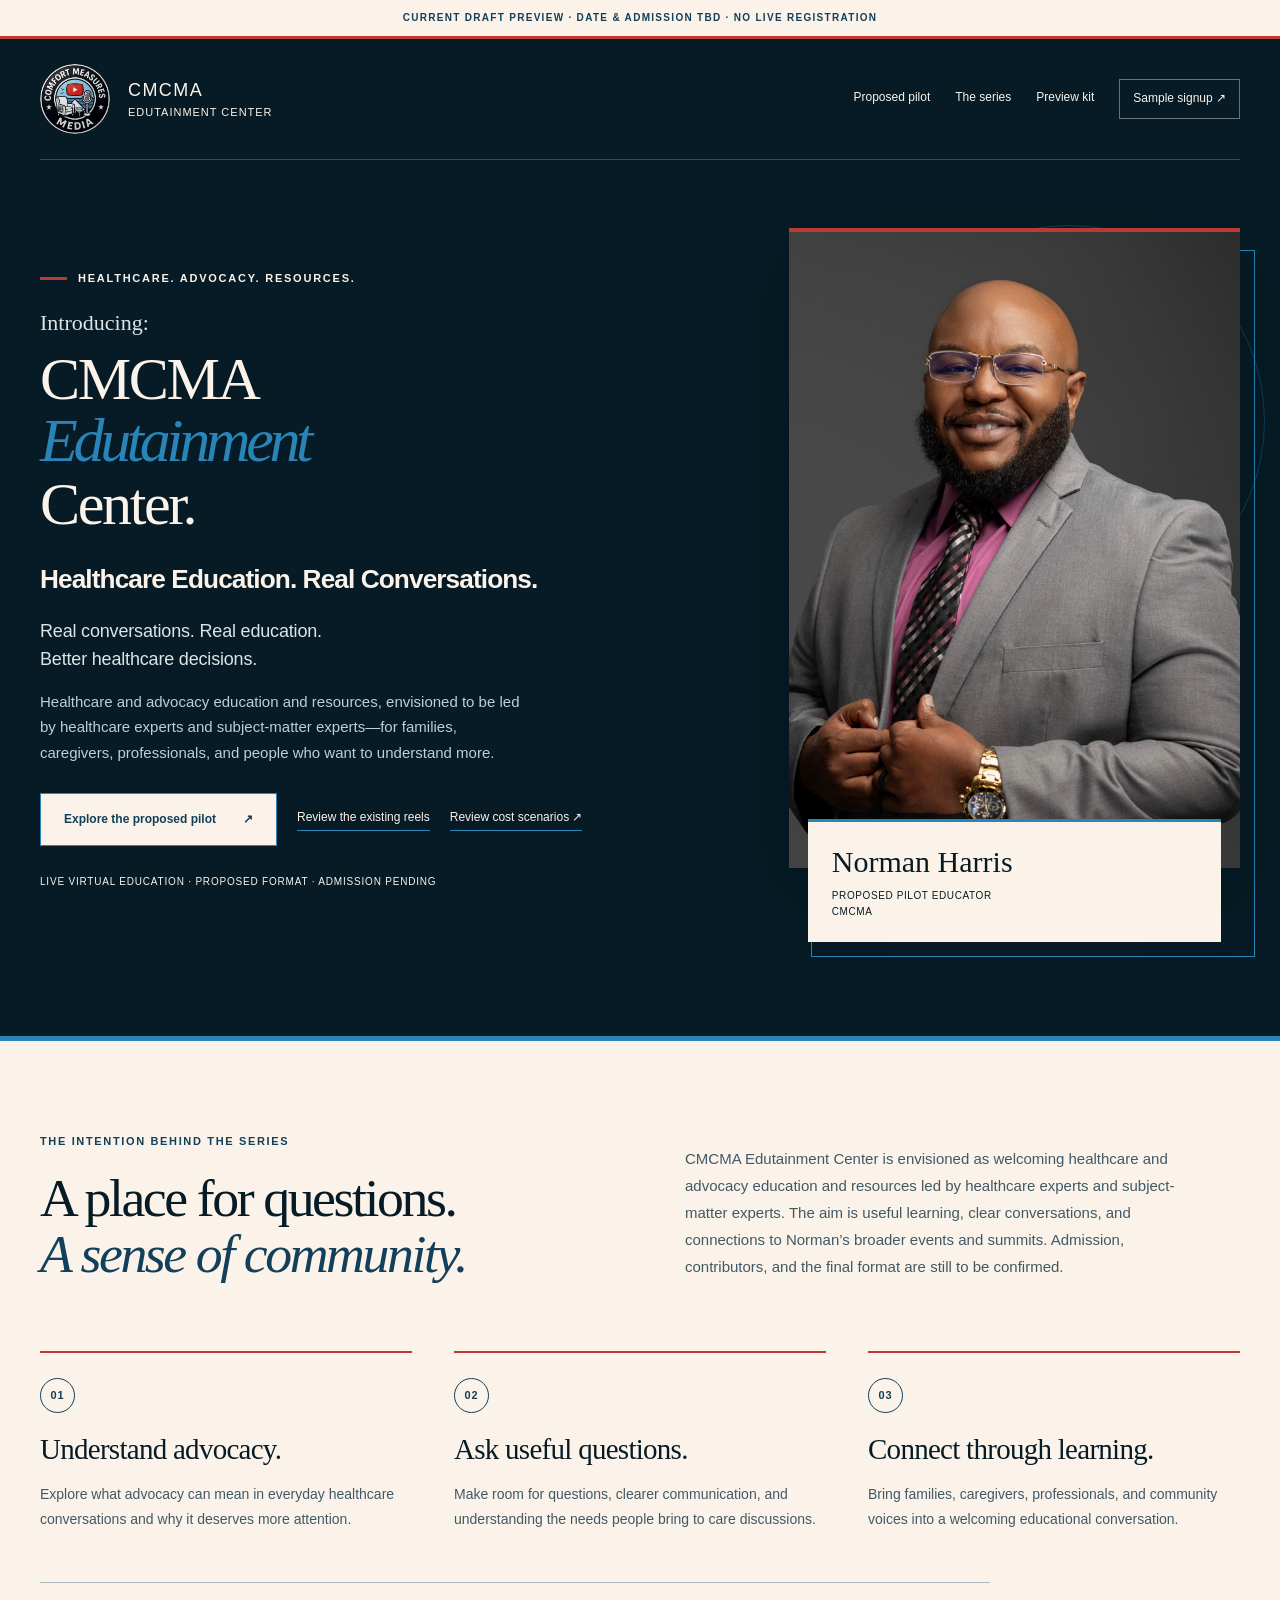
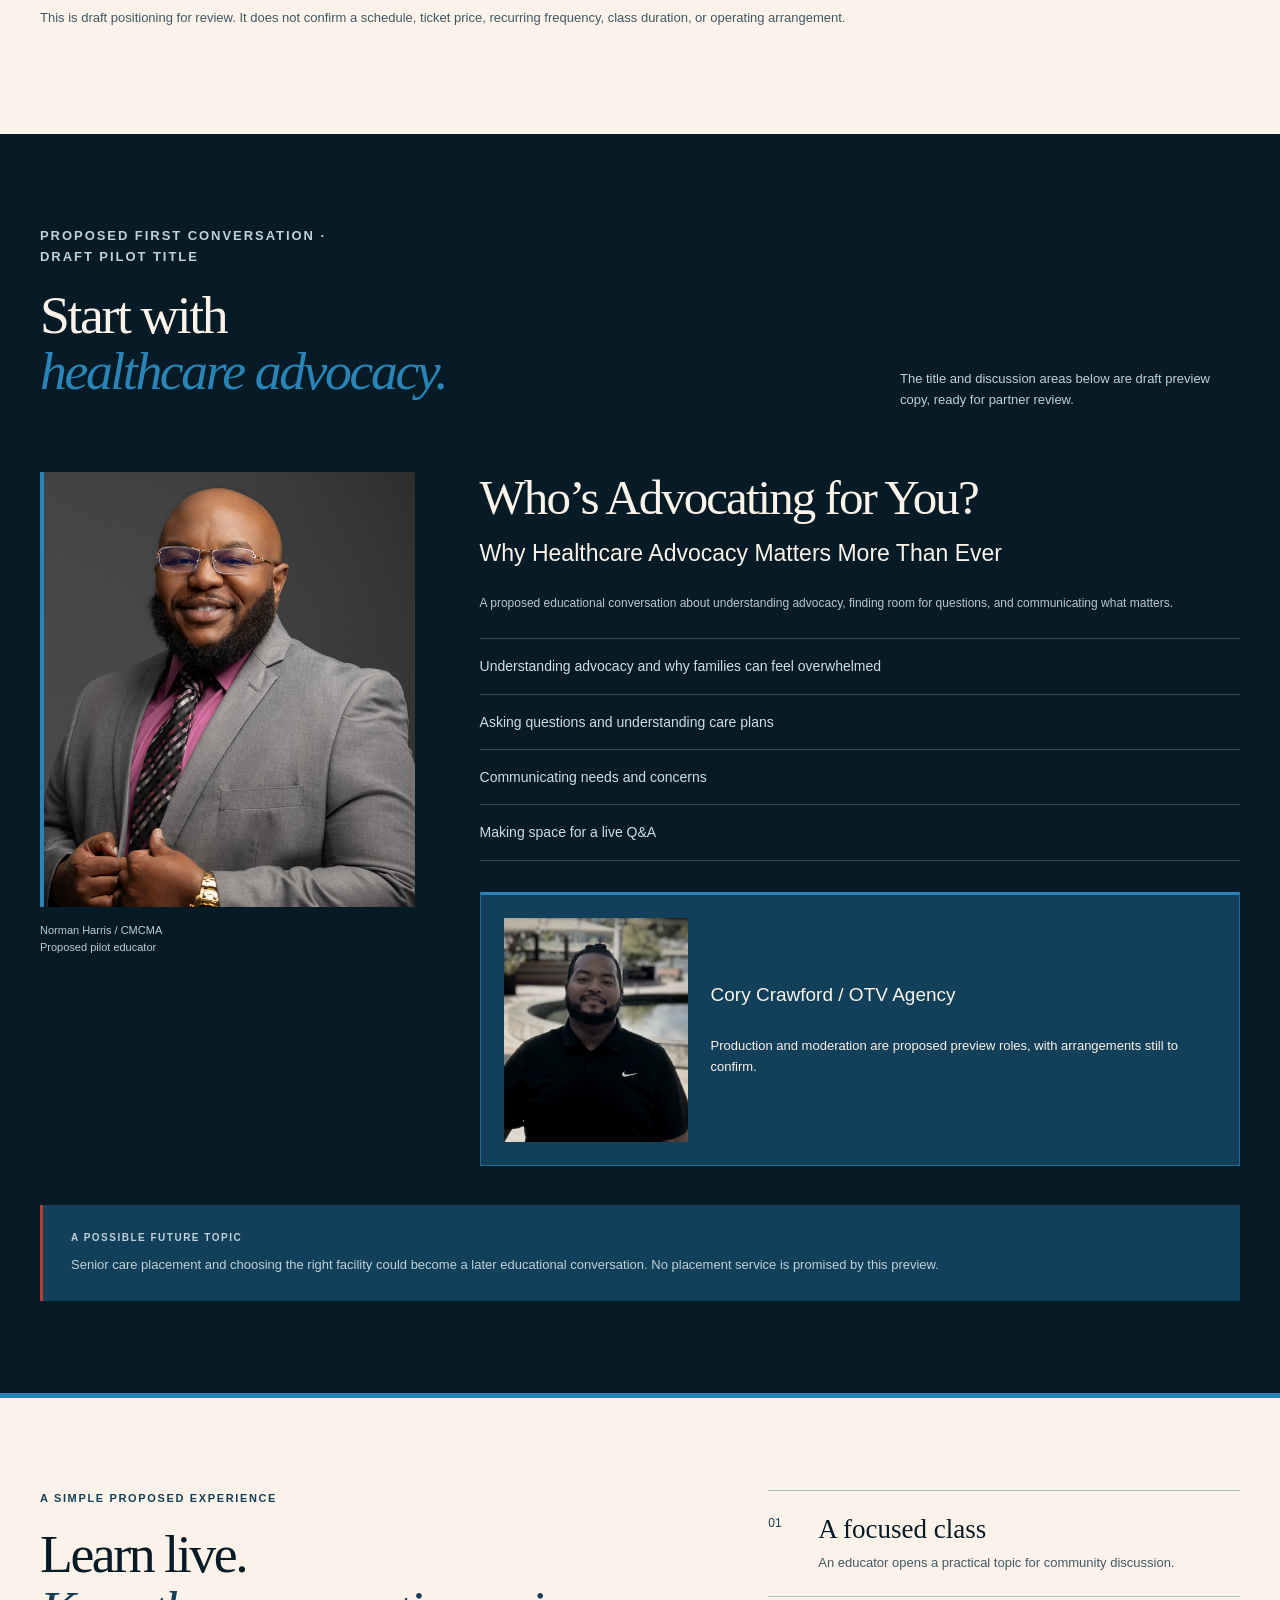
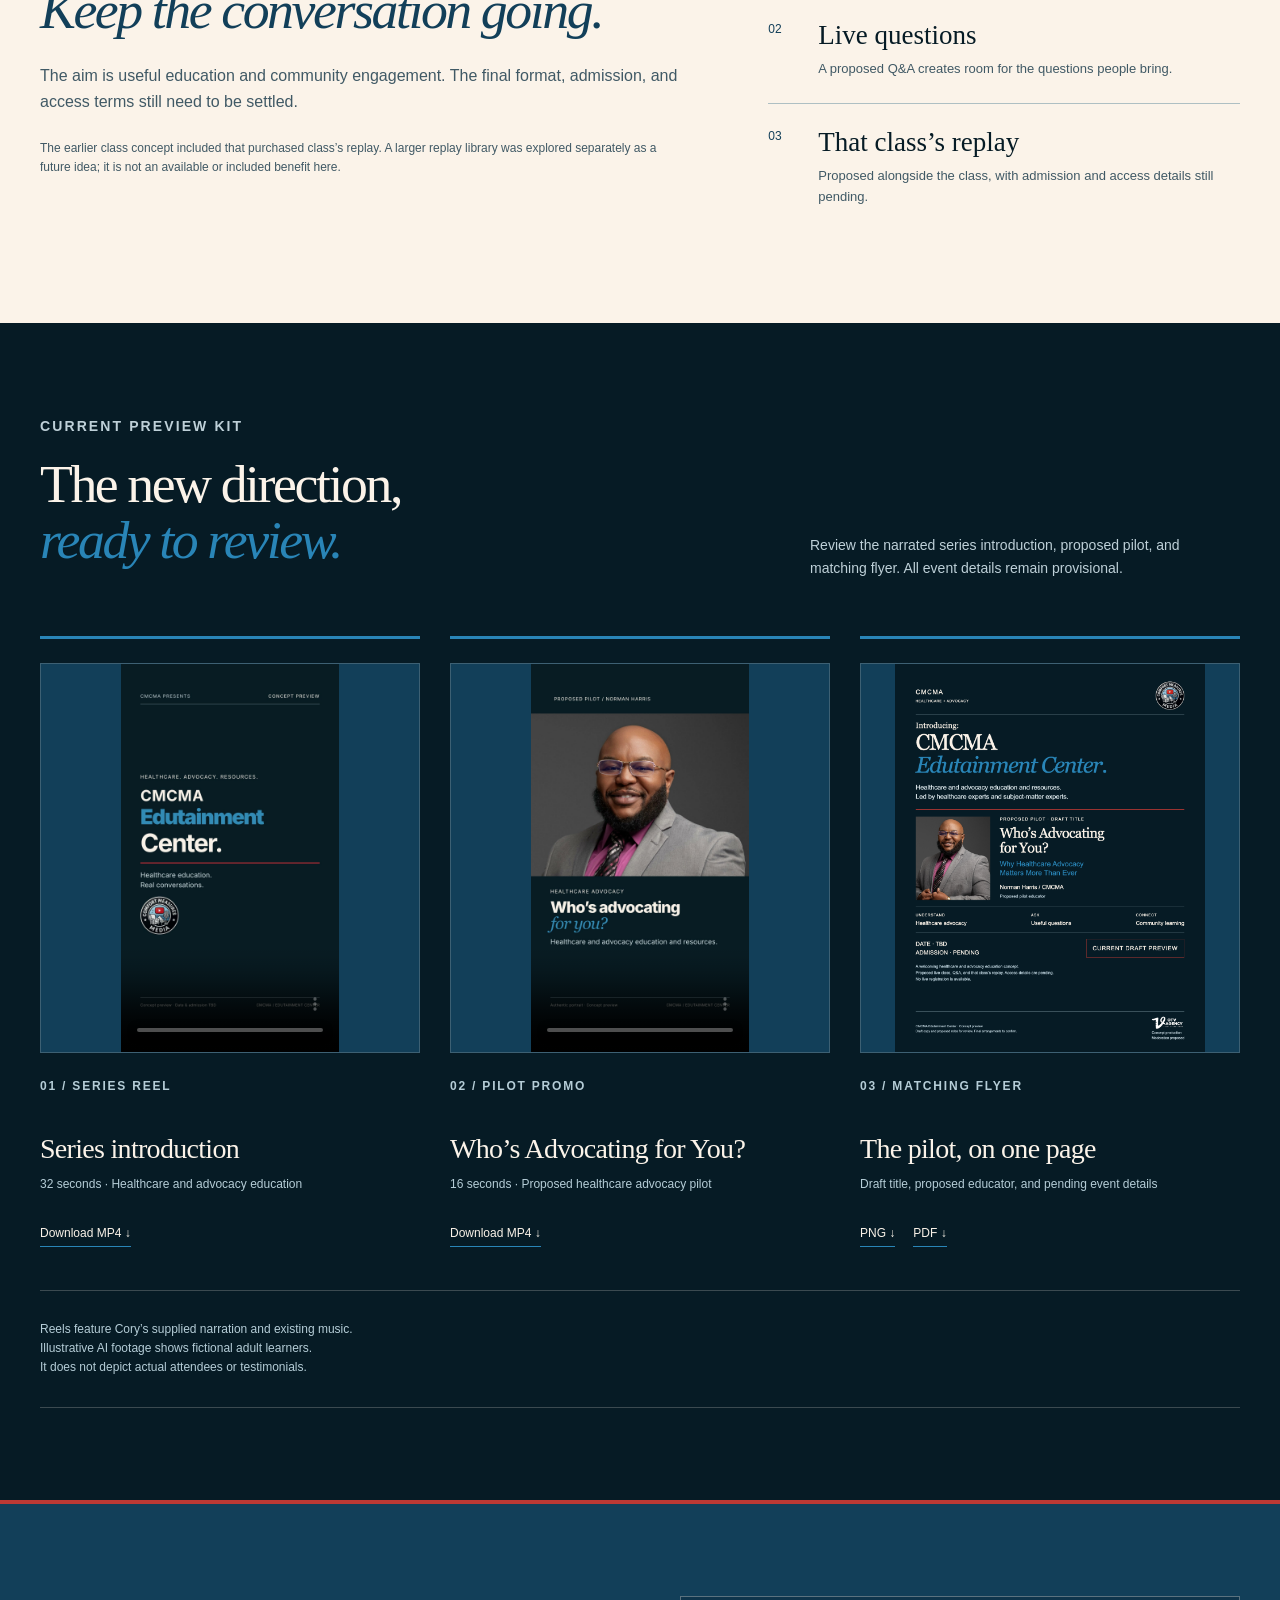
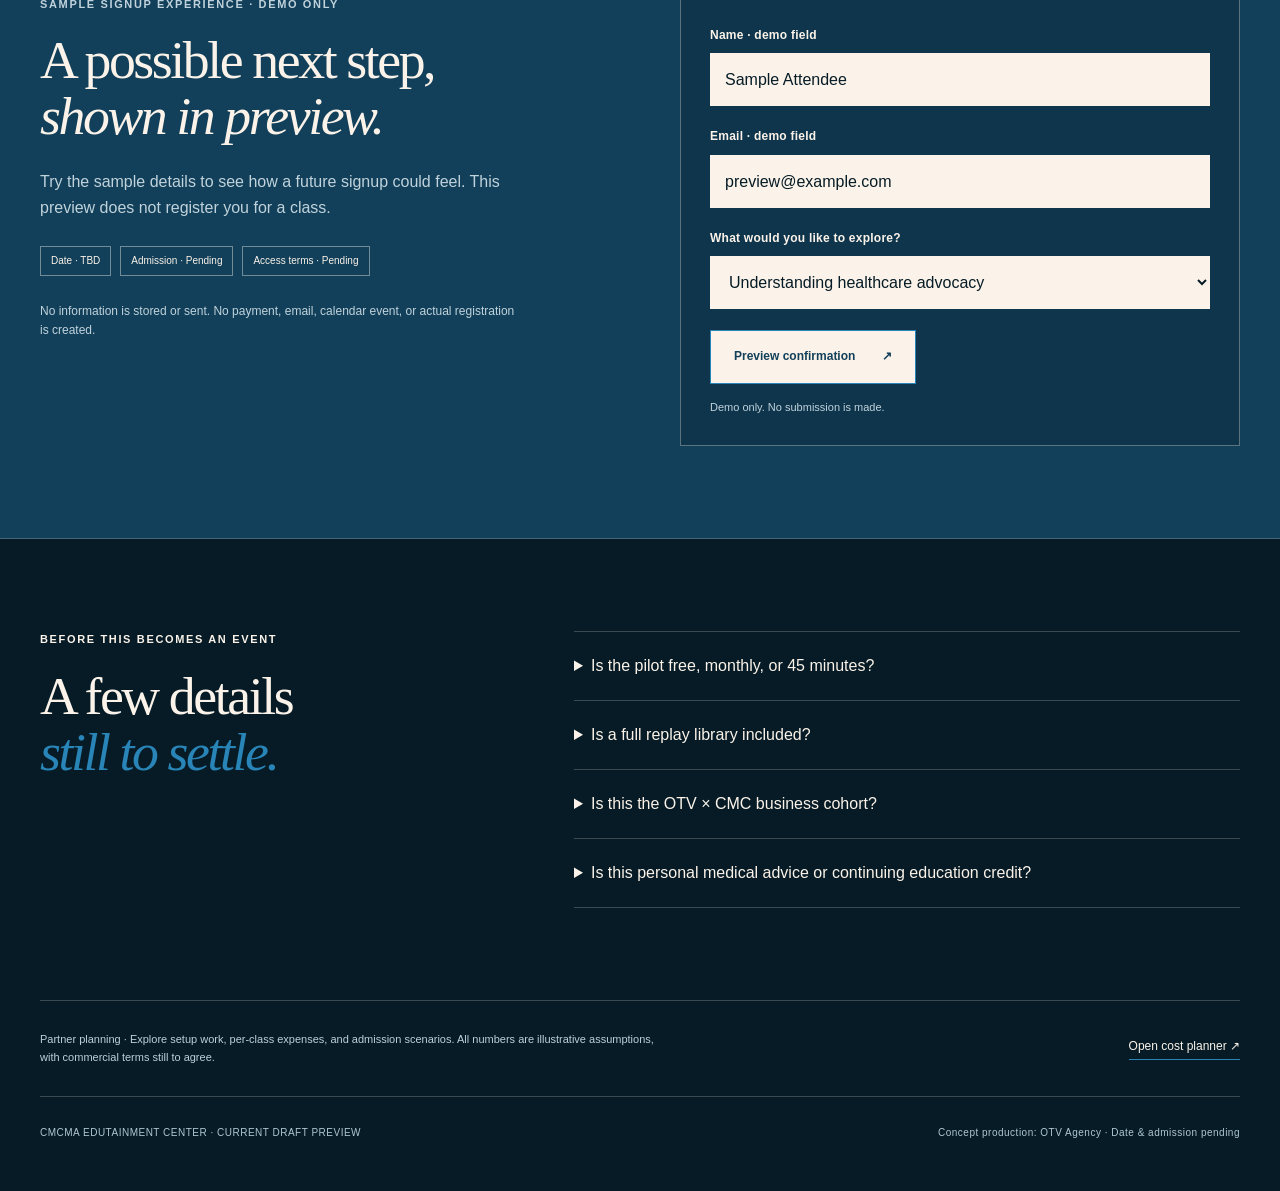
<file: index.html>
<!doctype html><html lang="en"><head><meta charset="utf-8"><meta name="viewport" content="width=device-width,initial-scale=1"><meta name="robots" content="noindex,nofollow,noarchive"><meta name="description" content="A draft preview of CMCMA Edutainment Center: healthcare and advocacy education and resources led by healthcare experts and subject-matter experts."><title>CMCMA Edutainment Center | Healthcare &amp; Advocacy Education</title><link rel="stylesheet" href="styles.css"><script src="app.js" defer></script><link rel="icon" href="assets/cmcma-logo.png" type="image/png"></head><body><a class="skip" href="#main">Skip to content</a><div class="concept">Current draft preview · Date & admission TBD · No live registration</div><div class="wrap"><header class="nav"><a class="brand" href="#"><img src="assets/cmcma-logo.png" alt="Comfort Measures Media"><span class="brand-name"><strong>CMCMA</strong>EDUTAINMENT CENTER</span></a><nav class="navlinks" aria-label="Main navigation"><a href="#pilot">Proposed pilot</a><a href="#series">The series</a><a href="#preview-kit">Preview kit</a><a href="#demo">Sample signup ↗</a></nav></header><main id="main"><section class="hero"><div class="hero-copy"><p class="eyebrow">Healthcare. Advocacy. Resources.</p><p class="intro-label">Introducing:</p><h1 class="edutainment-title"><span>CMCMA</span><em>Edutainment</em><span>Center.</span></h1><p class="hero-subheadline">Healthcare Education. Real Conversations.</p><p class="tagline">Real conversations. Real education.<br>Better healthcare decisions.</p><p class="lead">Healthcare and advocacy education and resources, envisioned to be led by healthcare experts and subject-matter experts—for families, caregivers, professionals, and people who want to understand more.</p><div class="actions"><a class="btn" href="#pilot">Explore the proposed pilot <span aria-hidden="true">↗</span></a><a class="text-link" href="#preview-kit">Review the existing reels</a><a class="text-link" href="partner-planning.html">Review cost scenarios ↗</a></div><p class="meta">Live virtual education · Proposed format · Admission pending</p></div><figure class="portrait"><img src="assets/norman.jpg" alt="Norman Harris"><figcaption><strong>Norman Harris</strong><span>Proposed pilot educator<br>CMCMA</span></figcaption></figure></section></main></div><section class="paper section" id="series"><div class="wrap"><div class="section-title"><div><p class="eyebrow">The intention behind the series</p><h2>A place for questions.<br><em>A sense of community.</em></h2></div><p>CMCMA Edutainment Center is envisioned as welcoming healthcare and advocacy education and resources led by healthcare experts and subject-matter experts. The aim is useful learning, clear conversations, and connections to Norman’s broader events and summits. Admission, contributors, and the final format are still to be confirmed.</p></div><div class="purpose-grid"><article><span class="n">01</span><h3>Understand advocacy.</h3><p>Explore what advocacy can mean in everyday healthcare conversations and why it deserves more attention.</p></article><article><span class="n">02</span><h3>Ask useful questions.</h3><p>Make room for questions, clearer communication, and understanding the needs people bring to care discussions.</p></article><article><span class="n">03</span><h3>Connect through learning.</h3><p>Bring families, caregivers, professionals, and community voices into a welcoming educational conversation.</p></article></div><p class="purpose-note">This is draft positioning for review. It does not confirm a schedule, ticket price, recurring frequency, class duration, or operating arrangement.</p></div></section><section class="section" id="pilot"><div class="wrap"><div class="pilot-top"><div><p class="eyebrow">Proposed first conversation · Draft pilot title</p><h2>Start with<br><em>healthcare advocacy.</em></h2></div><p>The title and discussion areas below are draft preview copy, ready for partner review.</p></div><div class="pilot-grid"><div class="pilot-photo"><img src="assets/norman.jpg" alt="Portrait of Norman Harris" loading="lazy"><p>Norman Harris / CMCMA<br>Proposed pilot educator</p></div><div><h3 class="pilot-title">Who’s Advocating for You?</h3><p class="pilot-sub">Why Healthcare Advocacy Matters More Than Ever</p><p class="small">A proposed educational conversation about understanding advocacy, finding room for questions, and communicating what matters.</p><ul class="topic-list"><li>Understanding advocacy and why families can feel overwhelmed</li><li>Asking questions and understanding care plans</li><li>Communicating needs and concerns</li><li>Making space for a live Q&A</li></ul><div class="moderator"><div class="moderator-portrait"><img src="assets/cory.jpg" alt="Cory Crawford"></div><p><strong>Cory Crawford / OTV Agency</strong><br>Production and moderation are proposed preview roles, with arrangements still to confirm.</p></div></div></div><aside class="future-topic"><p class="eyebrow">A possible future topic</p><p>Senior care placement and choosing the right facility could become a later educational conversation. No placement service is promised by this preview.</p></aside></div></section><section class="paper section"><div class="wrap format-grid"><div><p class="eyebrow">A simple proposed experience</p><h2>Learn live.<br><em>Keep the conversation going.</em></h2><p>The aim is useful education and community engagement. The final format, admission, and access terms still need to be settled.</p><p class="format-note">The earlier class concept included that purchased class’s replay. A larger replay library was explored separately as a future idea; it is not an available or included benefit here.</p></div><ol class="format-list"><li><span>01</span><div><strong>A focused class</strong><p>An educator opens a practical topic for community discussion.</p></div></li><li><span>02</span><div><strong>Live questions</strong><p>A proposed Q&A creates room for the questions people bring.</p></div></li><li><span>03</span><div><strong>That class’s replay</strong><p>Proposed alongside the class, with admission and access details still pending.</p></div></li></ol></div></section><section class="section" id="preview-kit"><div class="wrap"><div class="preview-head"><div><p class="eyebrow">Current preview kit</p><h2>The new direction,<br><em>ready to review.</em></h2></div><p>Review the narrated series introduction, proposed pilot, and matching flyer. All event details remain provisional.</p></div><div class="preview-grid"><article class="preview-card"><div class="preview-media"><video controls playsinline preload="metadata" poster="downloads/edutainment-series-voiced-poster.jpg" aria-label="CMCMA Edutainment Center narrated series reel"><source src="downloads/edutainment-series-1080x1920.mp4" type="video/mp4"></video></div><p class="eyebrow">01 / Series reel</p><h3>Series introduction</h3><p>32 seconds · Healthcare and advocacy education</p><div class="download-links"><a class="text-link" href="downloads/edutainment-series-1080x1920.mp4" download>Download MP4 ↓</a></div></article><article class="preview-card"><div class="preview-media"><video controls playsinline preload="metadata" poster="downloads/edutainment-pilot-voiced-poster.jpg" aria-label="CMCMA Edutainment Center narrated pilot promo"><source src="downloads/edutainment-pilot-1080x1920.mp4" type="video/mp4"></video></div><p class="eyebrow">02 / Pilot promo</p><h3>Who’s Advocating for You?</h3><p>16 seconds · Proposed healthcare advocacy pilot</p><div class="download-links"><a class="text-link" href="downloads/edutainment-pilot-1080x1920.mp4" download>Download MP4 ↓</a></div></article><article class="preview-card"><div class="preview-media"><img src="downloads/edutainment-pilot-flyer.png" alt="Draft CMCMA Edutainment Center pilot flyer" loading="lazy"></div><p class="eyebrow">03 / Matching flyer</p><h3>The pilot, on one page</h3><p>Draft title, proposed educator, and pending event details</p><div class="download-links"><a class="text-link" href="downloads/edutainment-pilot-flyer.png" download>PNG ↓</a><a class="text-link" href="downloads/edutainment-pilot-flyer.pdf" download>PDF ↓</a></div></article></div><div class="source-row"><p>Reels feature Cory’s supplied narration and existing music.<br>Illustrative AI footage shows fictional adult learners.<br>It does not depict actual attendees or testimonials.</p></div></div></section><section class="signup section" id="demo"><div class="wrap signup-grid"><div><p class="eyebrow">Sample signup experience · Demo only</p><h2>A possible next step,<br><em>shown in preview.</em></h2><p>Try the sample details to see how a future signup could feel. This preview does not register you for a class.</p><div class="status"><span>Date · TBD</span><span>Admission · Pending</span><span>Access terms · Pending</span></div><p class="small">No information is stored or sent. No payment, email, calendar event, or actual registration is created.</p></div><div><form id="demo-form" autocomplete="off"><div class="field"><label for="full-name">Name · demo field</label><input id="full-name" type="text" required value="Sample Attendee" maxlength="80" autocomplete="off"></div><div class="field"><label for="email">Email · demo field</label><input id="email" type="email" required value="preview@example.com" maxlength="150" autocomplete="off"></div><div class="field"><label for="interest">What would you like to explore?</label><select id="interest"><option>Understanding healthcare advocacy</option><option>Asking questions in care conversations</option><option>Future community education topics</option></select></div><button class="btn" type="submit">Preview confirmation <span aria-hidden="true">↗</span></button><p class="form-note">Demo only. No submission is made.</p></form><div class="confirmation" id="confirmation" role="status" tabindex="-1" hidden><p class="eyebrow">Demo complete</p><h3>That’s the experience.</h3><p>No registration was submitted. Your test details were cleared and were not stored or sent. There is no live event, payment, or follow-up email.</p><button class="btn" id="reset-demo" type="button">Try the sample again <span aria-hidden="true">↺</span></button></div></div></div></section><section class="section"><div class="wrap faq"><div><p class="eyebrow">Before this becomes an event</p><h2>A few details<br><em>still to settle.</em></h2></div><div><details><summary>Is the pilot free, monthly, or 45 minutes?</summary><p>Those were suggestions in the earlier conversation. Admission, duration, frequency, and dates have not been finalized.</p></details><details><summary>Is a full replay library included?</summary><p>No full-library access is available in this preview. A broader replay library was a separate future idea. The proposed class replay and its access period still need final terms.</p></details><details><summary>Is this the OTV × CMC business cohort?</summary><p>The premium business cohort is a separate prior concept. This preview focuses on CMCMA Edutainment Center’s healthcare and advocacy education and resources.</p></details><details><summary>Is this personal medical advice or continuing education credit?</summary><p>This preview describes general educational conversations. It does not offer individual medical advice, CE credit, accreditation, eligibility determinations, or placement services.</p></details></div></div></section><div class="wrap"><aside class="archive-note"><p>Partner planning · Explore setup work, per-class expenses, and admission scenarios. All numbers are illustrative assumptions, with commercial terms still to agree.</p><a class="text-link" href="partner-planning.html">Open cost planner ↗</a></aside><footer><p>CMCMA EDUTAINMENT CENTER · CURRENT DRAFT PREVIEW</p><p>Concept production: OTV Agency · Date & admission pending</p></footer></div></body></html>
</file>
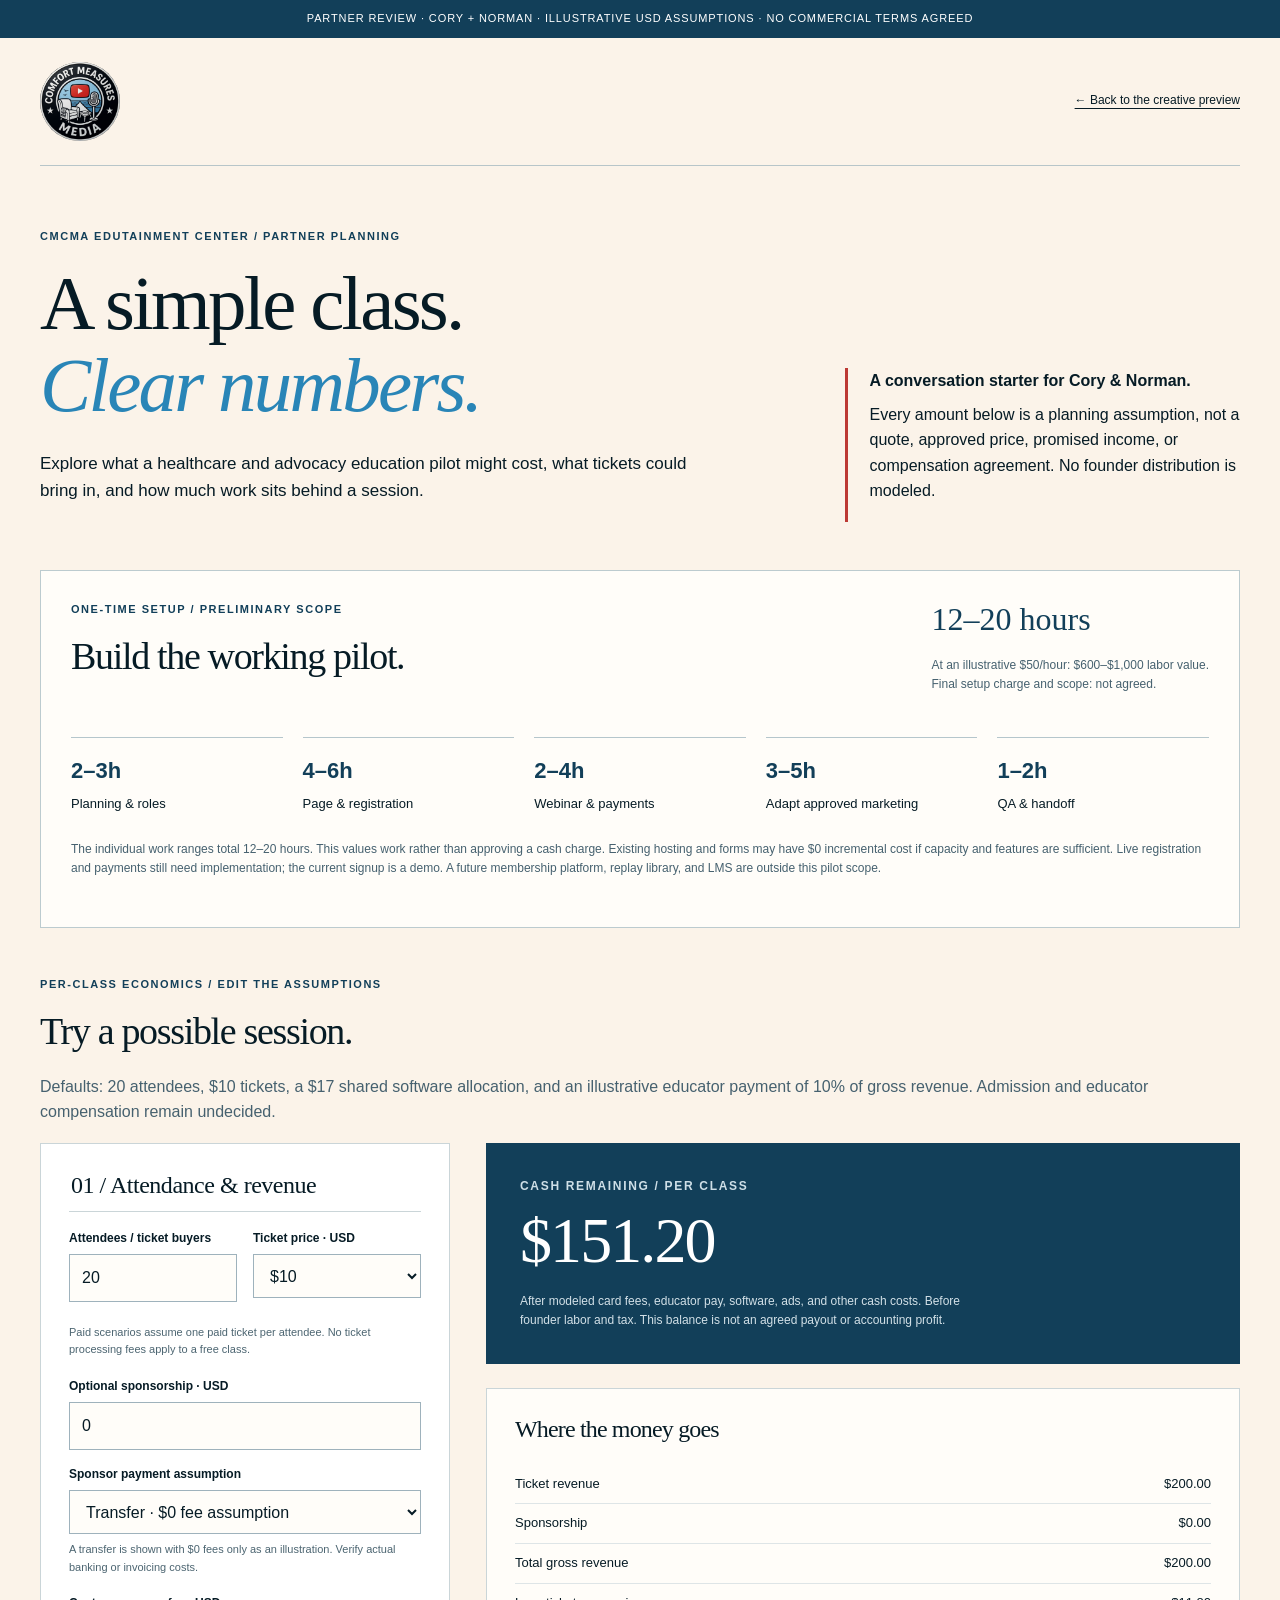
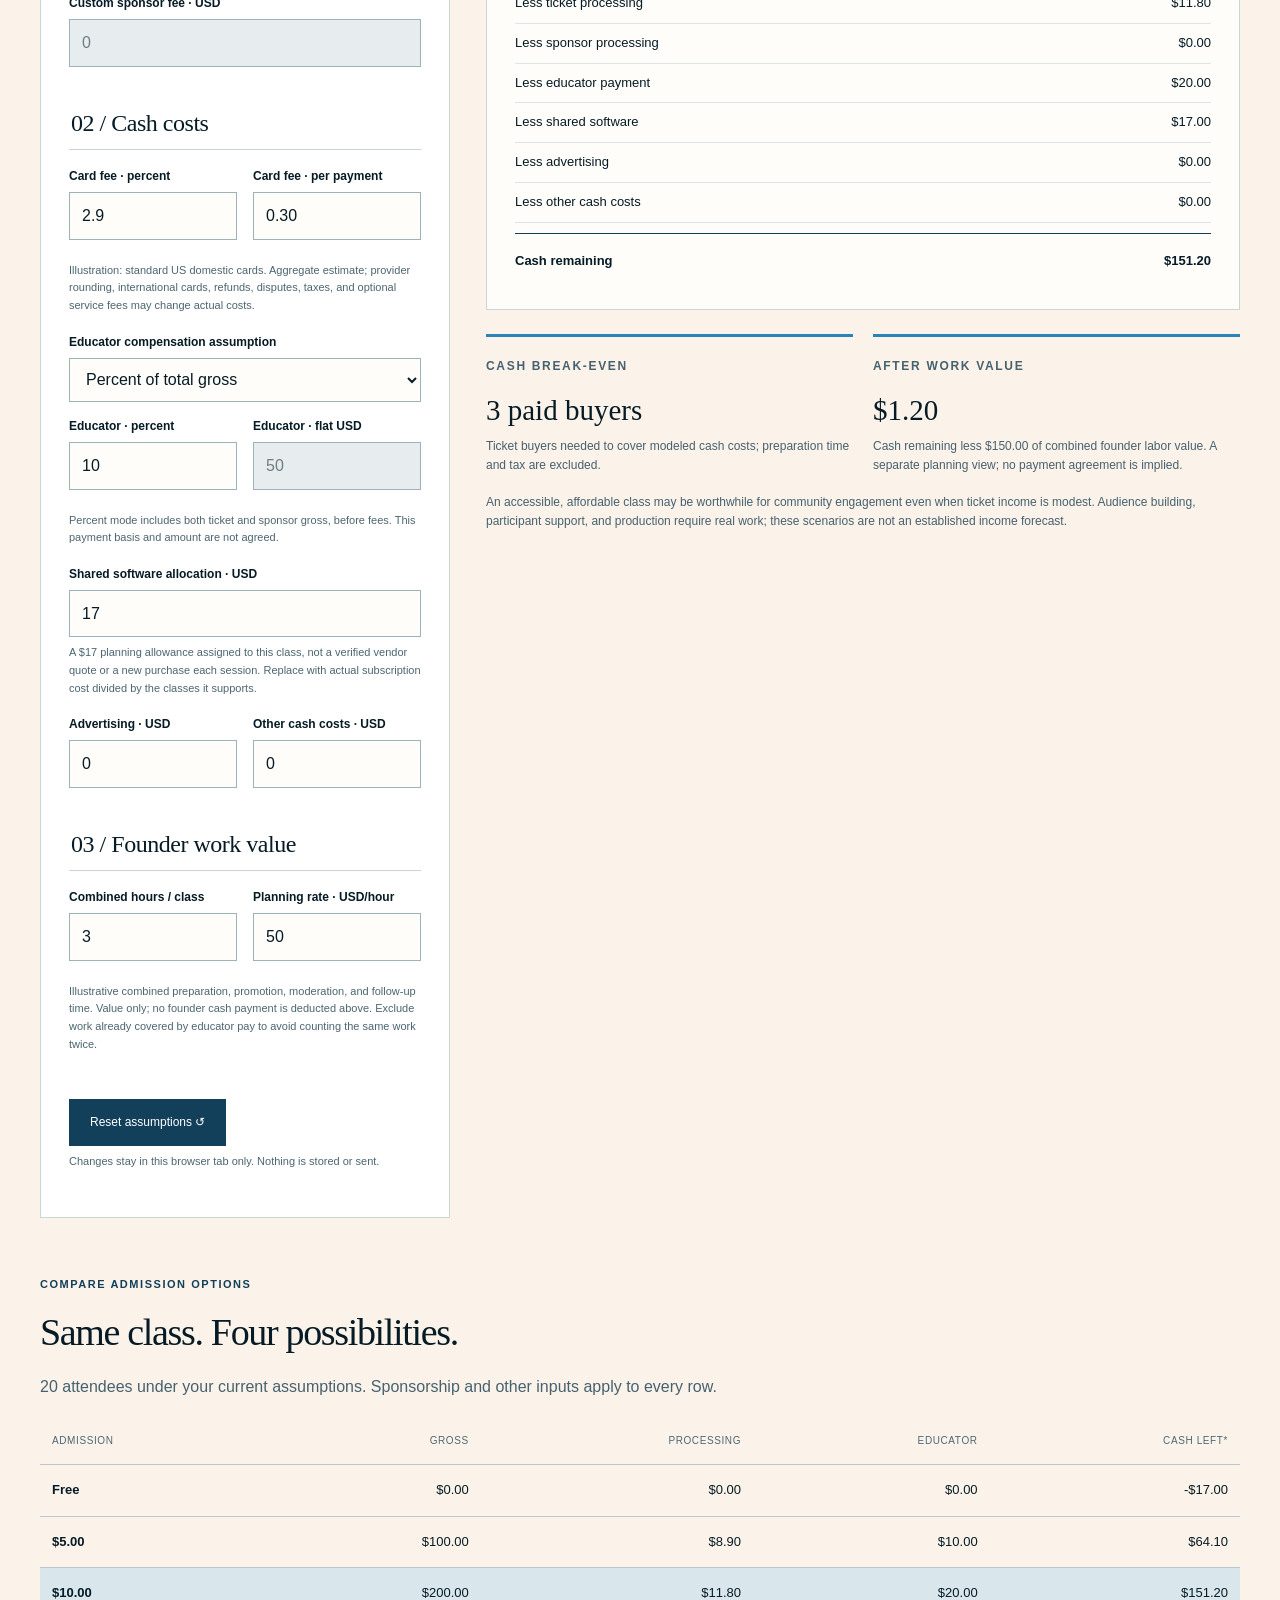
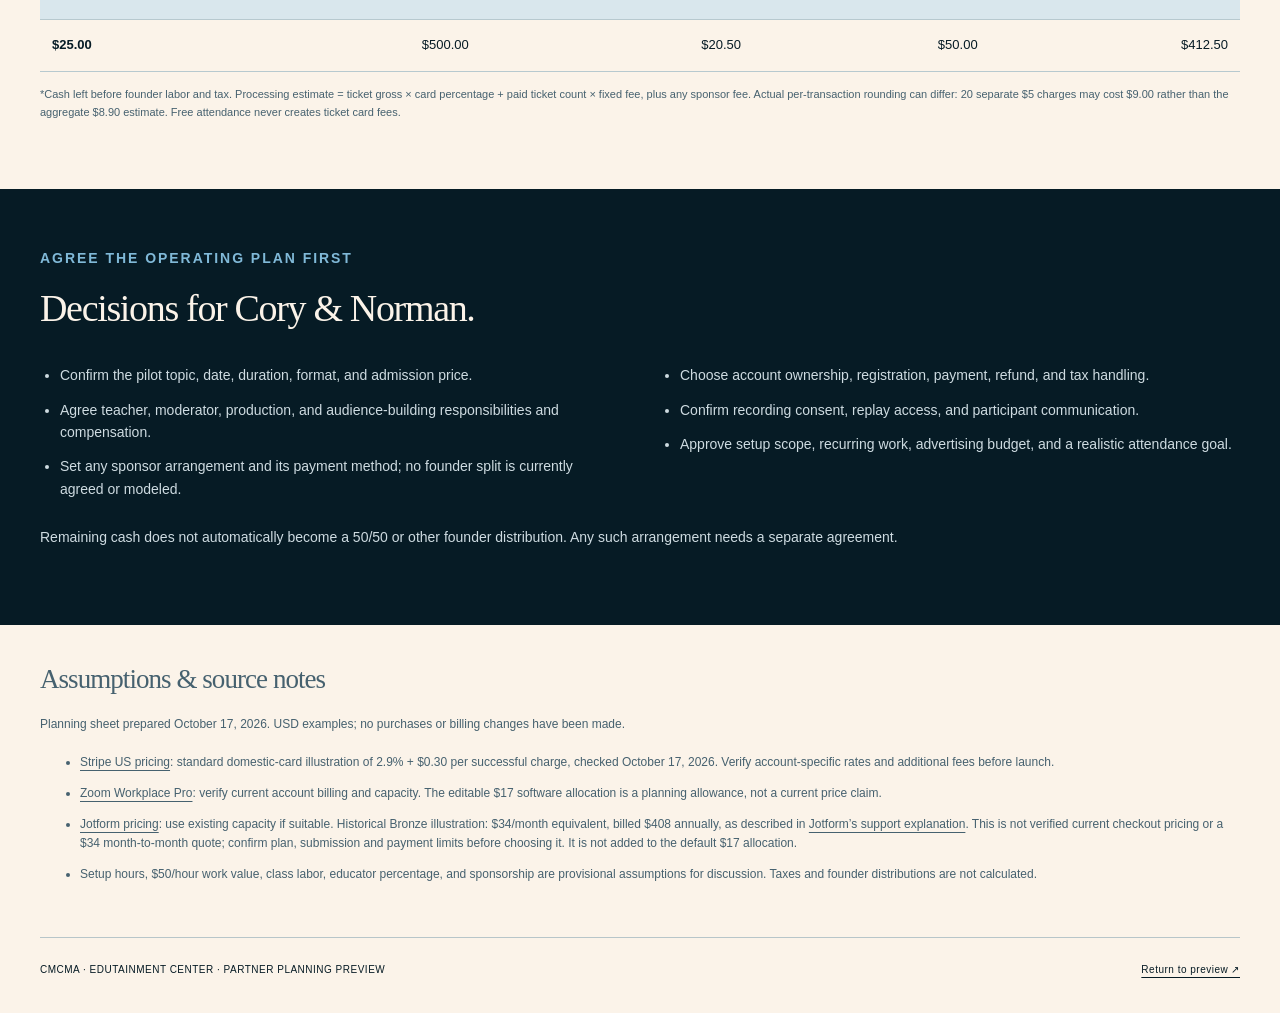
<file: partner-planning.html>
<!doctype html>
<html lang="en"><head><meta charset="utf-8"><meta name="viewport" content="width=device-width,initial-scale=1"><meta name="robots" content="noindex,nofollow,noarchive"><title>CMCMA Edutainment Center · Partner planning</title><meta name="description" content="Illustrative cost and revenue planning for Cory and Norman."><link rel="stylesheet" href="partner-planning.css"><script type="module" src="partner-planning.js"></script><link rel="icon" href="assets/cmcma-logo.png" type="image/png"></head><body>
<a class="skip" href="#main">Skip to planning</a><div class="review-banner">Partner review · Cory + Norman · Illustrative USD assumptions · No commercial terms agreed</div>
<div class="wrap"><nav class="nav" aria-label="Partner review"><a href="index.html"><img src="assets/cmcma-logo.png" alt="Comfort Measures Media"></a><a href="index.html">← Back to the creative preview</a></nav>
<main id="main"><header class="hero"><div><p class="eyebrow">CMCMA Edutainment Center / Partner planning</p><h1>A simple class.<br><em>Clear numbers.</em></h1><p class="intro">Explore what a healthcare and advocacy education pilot might cost, what tickets could bring in, and how much work sits behind a session.</p></div><div class="hero-note"><strong>A conversation starter for Cory &amp; Norman.</strong><p>Every amount below is a planning assumption, not a quote, approved price, promised income, or compensation agreement. No founder distribution is modeled.</p></div></header>
<section class="setup" aria-labelledby="setup-title"><div class="setup-head"><div><p class="eyebrow">One-time setup / preliminary scope</p><h2 id="setup-title">Build the working pilot.</h2></div><div><p class="setup-total">12–20 hours</p><p class="note">At an illustrative $50/hour: $600–$1,000 labor value.<br>Final setup charge and scope: not agreed.</p></div></div>
<div class="setup-grid"><article><b>2–3h</b>Planning &amp; roles</article><article><b>4–6h</b>Page &amp; registration</article><article><b>2–4h</b>Webinar &amp; payments</article><article><b>3–5h</b>Adapt approved marketing</article><article><b>1–2h</b>QA &amp; handoff</article></div>
<p class="note">The individual work ranges total 12–20 hours. This values work rather than approving a cash charge. Existing hosting and forms may have $0 incremental cost if capacity and features are sufficient. Live registration and payments still need implementation; the current signup is a demo. A future membership platform, replay library, and LMS are outside this pilot scope.</p></section>
<section aria-labelledby="scenario-title"><p class="eyebrow">Per-class economics / edit the assumptions</p><h2 id="scenario-title">Try a possible session.</h2><p class="muted">Defaults: 20 attendees, $10 tickets, a $17 shared software allocation, and an illustrative educator payment of 10% of gross revenue. Admission and educator compensation remain undecided.</p>
<noscript><p>The default example below remains readable. Enable JavaScript to adjust scenarios. At 20 attendees, modeled cash remaining is $64.10 at $5, $151.20 at $10, or $412.50 at $25, before founder labor and tax.</p></noscript>
<div class="planner"><div class="inputs" id="assumptions">
<fieldset><legend>01 / Attendance &amp; revenue</legend><div class="pair"><div class="field"><label for="attendees">Attendees / ticket buyers</label><input id="attendees" name="attendees" type="number" min="0" max="100000" step="1" value="20"></div><div class="field"><label for="price">Ticket price · USD</label><select id="price" name="price"><option value="0">Free</option><option value="5">$5</option><option value="10" selected>$10</option><option value="25">$25</option></select></div></div><p class="help">Paid scenarios assume one paid ticket per attendee. No ticket processing fees apply to a free class.</p><div class="field"><label for="sponsor">Optional sponsorship · USD</label><input id="sponsor" name="sponsor" type="number" min="0" max="10000000" step="1" value="0"></div><div class="field"><label for="sponsorMethod">Sponsor payment assumption</label><select id="sponsorMethod" name="sponsorMethod"><option value="transfer" selected>Transfer · $0 fee assumption</option><option value="card">One card payment · card fees below</option><option value="custom">Custom sponsor fee</option></select><p class="help">A transfer is shown with $0 fees only as an illustration. Verify actual banking or invoicing costs.</p></div><div class="field"><label for="sponsorFee">Custom sponsor fee · USD</label><input id="sponsorFee" name="sponsorFee" type="number" min="0" max="10000000" step="0.01" value="0" disabled></div></fieldset>
<fieldset><legend>02 / Cash costs</legend><div class="pair"><div class="field"><label for="cardPct">Card fee · percent</label><input id="cardPct" name="cardPct" type="number" min="0" max="100" step="0.1" value="2.9"></div><div class="field"><label for="cardFixed">Card fee · per payment</label><input id="cardFixed" name="cardFixed" type="number" min="0" max="1000" step="0.01" value="0.30"></div></div><p class="help">Illustration: standard US domestic cards. Aggregate estimate; provider rounding, international cards, refunds, disputes, taxes, and optional service fees may change actual costs.</p><div class="field"><label for="teacherMode">Educator compensation assumption</label><select id="teacherMode" name="teacherMode"><option value="percent" selected>Percent of total gross</option><option value="flat">Flat amount per class</option></select></div><div class="pair"><div class="field"><label for="teacherPct">Educator · percent</label><input id="teacherPct" name="teacherPct" type="number" min="0" max="100" step="1" value="10"></div><div class="field"><label for="teacherFlat">Educator · flat USD</label><input id="teacherFlat" name="teacherFlat" type="number" min="0" max="10000000" step="1" value="50" disabled></div></div><p class="help">Percent mode includes both ticket and sponsor gross, before fees. This payment basis and amount are not agreed.</p><div class="field"><label for="software">Shared software allocation · USD</label><input id="software" name="software" type="number" min="0" max="10000000" step="0.01" value="17"><p class="help">A $17 planning allowance assigned to this class, not a verified vendor quote or a new purchase each session. Replace with actual subscription cost divided by the classes it supports.</p></div><div class="pair"><div class="field"><label for="ads">Advertising · USD</label><input id="ads" name="ads" type="number" min="0" max="10000000" step="1" value="0"></div><div class="field"><label for="other">Other cash costs · USD</label><input id="other" name="other" type="number" min="0" max="10000000" step="1" value="0"></div></div></fieldset>
<fieldset><legend>03 / Founder work value</legend><div class="pair"><div class="field"><label for="laborHours">Combined hours / class</label><input id="laborHours" name="laborHours" type="number" min="0" max="10000" step="0.5" value="3"></div><div class="field"><label for="laborRate">Planning rate · USD/hour</label><input id="laborRate" name="laborRate" type="number" min="0" max="100000" step="1" value="50"></div></div><p class="help">Illustrative combined preparation, promotion, moderation, and follow-up time. Value only; no founder cash payment is deducted above. Exclude work already covered by educator pay to avoid counting the same work twice.</p></fieldset><button class="button" id="reset-scenario" type="button">Reset assumptions ↺</button><p class="help">Changes stay in this browser tab only. Nothing is stored or sent.</p></div>
<div class="output"><div class="cash-card"><p class="eyebrow">Cash remaining / per class</p><strong data-value="cash">$151.20</strong><p>After modeled card fees, educator pay, software, ads, and other cash costs. Before founder labor and tax. This balance is not an agreed payout or accounting profit.</p></div>
<div class="ledger"><h3>Where the money goes</h3><dl><div><dt>Ticket revenue</dt><dd data-value="ticketGross">$200.00</dd></div><div><dt>Sponsorship</dt><dd data-value="sponsor">$0.00</dd></div><div><dt>Total gross revenue</dt><dd data-value="gross">$200.00</dd></div><div><dt>Less ticket processing</dt><dd data-value="ticketFees">$11.80</dd></div><div><dt>Less sponsor processing</dt><dd data-value="sponsorFees">$0.00</dd></div><div><dt>Less educator payment</dt><dd data-value="teacher">$20.00</dd></div><div><dt>Less shared software</dt><dd data-value="software">$17.00</dd></div><div><dt>Less advertising</dt><dd data-value="ads">$0.00</dd></div><div><dt>Less other cash costs</dt><dd data-value="other">$0.00</dd></div><div class="total"><dt>Cash remaining</dt><dd data-value="cash">$151.20</dd></div></dl></div>
<div class="summary-pair"><article class="summary-card"><p class="eyebrow">Cash break-even</p><strong id="break-even">3 paid buyers</strong><p id="break-even-note">Ticket buyers needed to cover modeled cash costs; preparation time and tax are excluded.</p></article><article class="summary-card"><p class="eyebrow">After work value</p><strong data-value="afterLabor">$1.20</strong><p>Cash remaining less <span data-value="labor">$150.00</span> of combined founder labor value. A separate planning view; no payment agreement is implied.</p></article></div><p class="note">An accessible, affordable class may be worthwhile for community engagement even when ticket income is modest. Audience building, participant support, and production require real work; these scenarios are not an established income forecast.</p></div></div>
<div class="comparison"><p class="eyebrow">Compare admission options</p><h2>Same class. Four possibilities.</h2><p class="muted"><span id="buyer-count">20</span> attendees under your current assumptions. Sponsorship and other inputs apply to every row.</p><div class="table-wrap" tabindex="0" role="region" aria-label="Scrollable price comparison"><table><thead><tr><th scope="col">Admission</th><th scope="col">Gross</th><th scope="col">Processing</th><th scope="col">Educator</th><th scope="col">Cash left*</th></tr></thead><tbody id="comparison-body"><tr><th scope="row">Free</th><td>$0.00</td><td>$0.00</td><td>$0.00</td><td>-$17.00</td></tr><tr><th scope="row">$5.00</th><td>$100.00</td><td>$8.90</td><td>$10.00</td><td>$64.10</td></tr><tr class="selected"><th scope="row">$10.00</th><td>$200.00</td><td>$11.80</td><td>$20.00</td><td>$151.20</td></tr><tr><th scope="row">$25.00</th><td>$500.00</td><td>$20.50</td><td>$50.00</td><td>$412.50</td></tr></tbody></table></div><p class="footnote">*Cash left before founder labor and tax. Processing estimate = ticket gross × card percentage + paid ticket count × fixed fee, plus any sponsor fee. Actual per-transaction rounding can differ: 20 separate $5 charges may cost $9.00 rather than the aggregate $8.90 estimate. Free attendance never creates ticket card fees.</p></div>
</section></main></div>
<section class="decisions"><div class="wrap"><p class="eyebrow">Agree the operating plan first</p><h2>Decisions for Cory &amp; Norman.</h2><div class="decision-grid"><ul><li>Confirm the pilot topic, date, duration, format, and admission price.</li><li>Agree teacher, moderator, production, and audience-building responsibilities and compensation.</li><li>Set any sponsor arrangement and its payment method; no founder split is currently agreed or modeled.</li></ul><ul><li>Choose account ownership, registration, payment, refund, and tax handling.</li><li>Confirm recording consent, replay access, and participant communication.</li><li>Approve setup scope, recurring work, advertising budget, and a realistic attendance goal.</li></ul></div><p>Remaining cash does not automatically become a 50/50 or other founder distribution. Any such arrangement needs a separate agreement.</p></div></section>
<div class="wrap"><section class="sources"><h2>Assumptions &amp; source notes</h2><p>Planning sheet prepared October 17, 2026. USD examples; no purchases or billing changes have been made.</p><ul><li><a href="https://stripe.com/en-us/pricing" target="_blank" rel="noopener">Stripe US pricing</a>: standard domestic-card illustration of 2.9% + $0.30 per successful charge, checked October 17, 2026. Verify account-specific rates and additional fees before launch.</li><li><a href="https://www.zoom.com/en/products/collaboration-tools/zoom-workplace-pro/" target="_blank" rel="noopener">Zoom Workplace Pro</a>: verify current account billing and capacity. The editable $17 software allocation is a planning allowance, not a current price claim.</li><li><a href="https://www.jotform.com/pricing/" target="_blank" rel="noopener">Jotform pricing</a>: use existing capacity if suitable. Historical Bronze illustration: $34/month equivalent, billed $408 annually, as described in <a href="https://www.jotform.com/answers/5499817-request-for-more-information-in-terms-of-plans" target="_blank" rel="noopener">Jotform’s support explanation</a>. This is not verified current checkout pricing or a $34 month-to-month quote; confirm plan, submission and payment limits before choosing it. It is not added to the default $17 allocation.</li><li>Setup hours, $50/hour work value, class labor, educator percentage, and sponsorship are provisional assumptions for discussion. Taxes and founder distributions are not calculated.</li></ul></section><footer><span>CMCMA · EDUTAINMENT CENTER · PARTNER PLANNING PREVIEW</span><a href="index.html">Return to preview ↗</a></footer></div><p class="sr-only" id="scenario-status" role="status" aria-live="polite"></p></body></html>
</file>
<file: styles.css>
:root{--navy:#061B25;--teal:#2985B7;--paper:#FBF3E9;--muted:#B8CBD4;--line:rgba(243,240,232,.22)}*{box-sizing:border-box}html{scroll-behavior:smooth;scroll-padding-top:20px}body{margin:0;background:var(--navy);color:var(--paper);font:16px/1.6 Arial,Helvetica,sans-serif}h1,h2,h3,p{margin-top:0}a{color:inherit}button,input,select{font:inherit}button,a{touch-action:manipulation}a:focus-visible,button:focus-visible,input:focus-visible,select:focus-visible,summary:focus-visible{outline:3px solid var(--teal);outline-offset:5px}.wrap{width:min(1260px,calc(100% - 80px));margin:auto}.concept{background:var(--teal);color:var(--navy);padding:10px 18px;text-align:center;font-size:10px;font-weight:bold;letter-spacing:.13em;text-transform:uppercase}.nav{display:flex;justify-content:space-between;gap:30px;align-items:center;padding:25px 0;border-bottom:1px solid var(--line)}.brand{display:flex;align-items:center;gap:22px;text-decoration:none}.brand img{width:160px;background:var(--paper);padding:9px;display:block}.brand-name{font-size:11px;letter-spacing:.09em;line-height:1.5}.brand-name strong{display:block;font-size:18px;letter-spacing:.08em;font-weight:normal}.navlinks{display:flex;gap:25px;font-size:12px}.navlinks a{text-decoration:none}.navlinks a:hover{color:var(--teal)}.eyebrow{font-size:11px;letter-spacing:.15em;text-transform:uppercase;color:var(--teal);font-weight:700;margin-bottom:20px}.hero{display:grid;grid-template-columns:1.15fr .85fr;gap:85px;align-items:center;padding:70px 0 76px}.intro-label{font:normal 28px Georgia;margin-bottom:10px;color:#DCE5E7}h1{font:normal clamp(68px,7vw,100px)/.98 Georgia,serif;letter-spacing:-.05em;margin-bottom:28px}h1 em,h2 em{color:var(--teal);font-weight:normal}.tagline{font-size:25px;line-height:1.35;max-width:590px;margin-bottom:24px;letter-spacing:-.025em}.lead{font-size:16px;color:#BDCFD7;max-width:520px;margin-bottom:30px}.actions{display:flex;gap:20px;align-items:center;flex-wrap:wrap}.btn{display:inline-flex;justify-content:space-between;align-items:center;gap:27px;padding:15px 22px;border:1px solid var(--teal);background:var(--teal);color:var(--navy);text-decoration:none;font-size:12px;font-weight:bold;cursor:pointer}.btn:hover{background:#83E4F0}.text-link{font-size:12px;text-decoration:none;border-bottom:1px solid #6EABB7;color:var(--teal);padding-bottom:3px}.meta{font-size:10px;letter-spacing:.08em;text-transform:uppercase;color:#BED0D8;margin-top:25px}.portrait{margin:0;position:relative}.portrait>img{display:block;width:100%;height:490px;object-fit:cover;object-position:50% 22%;background:#2B3B44}.portrait figcaption{background:var(--paper);color:var(--navy);padding:18px 22px;display:flex;justify-content:space-between;gap:20px;align-items:center}.portrait strong{font:normal 25px Georgia}.portrait span{font-size:10px;letter-spacing:.06em;text-transform:uppercase;max-width:140px}.section{padding:78px 0}h2{font:normal 47px/1.08 Georgia,serif;letter-spacing:-.035em;margin-bottom:24px}h3{font:normal 27px/1.15 Georgia,serif;letter-spacing:-.025em;margin-bottom:16px}.section-title{display:grid;grid-template-columns:1fr 1fr;gap:75px;margin-bottom:35px;align-items:center}.section-title>p{font-size:15px;color:#BDCFD7;max-width:490px}.paper{background:var(--paper);color:var(--navy)}.paper .eyebrow{color:#123F59}.paper h2 em{color:#123F59}.paper p{color:#405965}.purpose-grid{display:grid;grid-template-columns:repeat(3,1fr);gap:40px}.purpose-grid article{border-top:1px solid #ABBBC0;padding-top:24px}.n{font-size:11px;letter-spacing:.08em;color:#123F59;display:block;margin-bottom:25px}.purpose-grid p{font-size:14px}.purpose-note{border-top:1px solid #ABBBC0;margin-top:30px;padding-top:24px;font-size:13px;max-width:950px}.pilot-top{display:flex;justify-content:space-between;align-items:end;gap:40px;margin-bottom:35px}.pilot-top p{font-size:13px;max-width:340px;color:#BFD1D9}.pilot-grid{display:grid;grid-template-columns:.66fr 1.34fr;gap:65px;align-items:start}.pilot-photo img{width:100%;height:435px;object-fit:cover;object-position:50% 24%;display:block}.pilot-photo p{font-size:11px;color:#B8CDD6;margin-top:15px}.pilot-title{font-size:43px;margin-bottom:14px}.pilot-sub{font-size:22px;line-height:1.3;color:var(--teal);max-width:560px;margin-bottom:25px}.topic-list{padding:0;list-style:none;margin:25px 0}.topic-list li{padding:13px 0;border-top:1px solid var(--line);font-size:14px;color:#D0DDE3}.topic-list li:last-child{border-bottom:1px solid var(--line)}.small{font-size:12px;color:#B3CAD4;line-height:1.6}.moderator{display:grid;grid-template-columns:184px minmax(0,1fr);gap:26px;align-items:center;margin-top:30px}.moderator-portrait{width:184px;height:224px;overflow:hidden;background:var(--navy)}.moderator img{display:block;width:100%;height:100%;object-fit:cover;object-position:50% 14%;transform:scale(1.6);transform-origin:50% 0%}.moderator p{font-size:13px;color:#BED1D9;margin:0}.moderator strong{display:block;color:var(--paper);font-size:19px;line-height:1.35;font-weight:normal;margin-bottom:7px}@media(max-width:600px){.moderator{grid-template-columns:1fr;gap:18px}.moderator p{max-width:420px}}.future-topic{background:#123F59;padding:22px 25px;margin-top:32px;font-size:13px}.future-topic p{margin:0;color:#C0D1D9}.future-topic .eyebrow{margin-bottom:9px;font-size:10px}.format-grid{display:grid;grid-template-columns:1.15fr .85fr;gap:90px}.format-list{margin:0;padding:0;list-style:none}.format-list li{padding:18px 0;border-top:1px solid #AEBFC3;display:grid;grid-template-columns:40px 1fr;gap:10px}.format-list span{font-size:12px;color:#123F59}.format-list strong{font:normal 23px Georgia;display:block;margin-bottom:8px}.format-list p{font-size:13px;margin:0}.format-note{font-size:12px;line-height:1.6;margin-top:25px}.preview-head{display:flex;justify-content:space-between;align-items:end;gap:60px;margin-bottom:35px}.preview-head p{max-width:430px;font-size:14px;color:#BED0D8}.preview-grid{display:grid;grid-template-columns:1fr 1fr 1fr;gap:30px}.preview-card{border-top:1px solid var(--line);padding-top:22px;min-width:0}.preview-media{height:350px;background:#123F59;display:flex;justify-content:center;align-items:center;overflow:hidden;margin-bottom:20px}.preview-media video{display:block;max-width:100%;height:100%;aspect-ratio:9/16;background:#061B25}.preview-media img{width:100%;height:100%;object-fit:contain}.preview-card h3{font-size:25px;margin-bottom:9px}.preview-card p{font-size:12px;color:#B5CDD7;min-height:38px}.download-links{display:flex;flex-wrap:wrap;gap:18px}.source-row{display:flex;justify-content:space-between;gap:25px;align-items:center;padding:25px 0;border-top:1px solid var(--line);border-bottom:1px solid var(--line);margin-top:35px}.source-row p{font-size:12px;color:#B5CDD7;margin:0}.signup{background:#123F59;border-top:1px solid var(--line);border-bottom:1px solid var(--line)}.signup-grid{display:grid;grid-template-columns:1fr 1fr;gap:95px}.signup p{color:#C0D3DC;max-width:480px}.status{display:flex;gap:9px;flex-wrap:wrap;margin:26px 0}.status span{border:1px solid #718C97;padding:6px 10px;font-size:10px}.field{display:flex;flex-direction:column;gap:8px;margin-bottom:18px}.field label{font-size:12px}.field input,.field select{font:inherit;background:var(--paper);color:var(--navy);border:0;border-radius:0;padding:14px 15px;width:100%}.field select{min-height:52px}.form-note{font-size:11px;margin:15px 0 0}.confirmation{background:var(--paper);color:var(--navy);padding:32px}.confirmation p{color:#355360;font-size:14px}.confirmation .eyebrow{color:#123F59}.pilot-sub{color:var(--paper)}.signup h2 em{color:var(--paper)}.brand img{border-radius:50%}.confirmation[hidden],form[hidden]{display:none}.faq{display:grid;grid-template-columns:.8fr 1.2fr;gap:90px}.faq details{border-top:1px solid var(--line);padding:18px 0}.faq details:last-child{border-bottom:1px solid var(--line)}.faq summary{font-size:14px;cursor:pointer}.faq details p{font-size:13px;color:#BFD2DC;padding-top:15px;margin:0}.archive-note{padding:25px 0;border-top:1px solid var(--line);display:flex;justify-content:space-between;gap:35px;align-items:center}.archive-note p{font-size:11px;color:#BCD0DA;margin:0;max-width:620px}footer{padding:28px 0 40px;border-top:1px solid var(--line);display:flex;justify-content:space-between;gap:30px;font-size:10px;color:#AFC7D2;letter-spacing:.05em}.skip{position:absolute;left:20px;top:-80px;background:var(--teal);padding:15px;color:var(--navy);z-index:9}.skip:focus{top:10px}@media(max-width:1000px){.wrap{width:calc(100% - 50px)}.hero{gap:45px;grid-template-columns:1.1fr .9fr}h1{font-size:76px}.tagline{font-size:22px}.brand img{width:130px}.navlinks{gap:17px;font-size:11px}.brand-name{font-size:9px}.brand-name strong{font-size:16px}.portrait>img{height:440px}.portrait figcaption{display:block}.portrait span{display:block;margin-top:7px;max-width:none}.pilot-grid{gap:40px}.format-grid{gap:50px}.preview-grid{gap:22px}.preview-media{height:300px}.signup-grid{gap:55px}.faq{gap:50px}}@media(max-width:760px){.wrap{width:calc(100% - 40px)}.concept{font-size:9px;letter-spacing:.07em}.nav{padding:20px 0;gap:16px}.brand{gap:13px}.brand img{width:116px;padding:6px}.brand-name{font-size:8px}.brand-name strong{font-size:14px}.navlinks a{display:none}.navlinks a:last-child{display:block;white-space:nowrap}.hero{grid-template-columns:1fr;padding:45px 0;gap:35px}.eyebrow{font-size:10px}.intro-label{font-size:26px}h1{font-size:74px}.tagline{font-size:22px}.lead{font-size:15px}.portrait{max-width:520px}.portrait>img{height:440px}.portrait figcaption{display:flex}.portrait span{max-width:140px;margin:0}.section{padding:56px 0}h2{font-size:38px}.section-title{grid-template-columns:1fr;gap:0;margin-bottom:27px}.purpose-grid{grid-template-columns:1fr;gap:15px}.purpose-grid article{display:grid;grid-template-columns:35px 1fr;gap:0 16px}.purpose-grid .n{grid-row:1/3;margin-top:4px}.purpose-grid h3{font-size:25px}.purpose-grid p{margin-bottom:8px}.pilot-top{display:block}.pilot-grid{grid-template-columns:1fr;gap:25px}.pilot-photo{display:grid;grid-template-columns:105px 1fr;gap:20px;align-items:center}.pilot-photo img{height:145px;width:105px}.pilot-title{font-size:38px}.pilot-sub{font-size:21px}.format-grid{grid-template-columns:1fr;gap:20px}.preview-head{display:block}.preview-grid{grid-template-columns:1fr;gap:30px}.preview-card{display:grid;grid-template-columns:130px 1fr;gap:0 20px}.preview-media{height:230px;grid-row:1/5;margin:0}.preview-card h3{font-size:24px}.preview-card p{margin-bottom:12px;min-height:0}.preview-card .eyebrow{margin-bottom:12px}.download-links{align-self:end;gap:14px}.source-row{display:block}.source-row .actions{margin-top:15px}.signup-grid{grid-template-columns:1fr;gap:25px}.faq{grid-template-columns:1fr;gap:20px}.archive-note{display:block}.archive-note .text-link{display:inline-block;margin-top:15px}footer{display:block}footer p{margin-bottom:10px}.actions .btn{gap:22px}}@media(max-width:380px){.brand img{width:95px}.brand-name{font-size:7px}.brand-name strong{font-size:12px}.brand{gap:9px}.navlinks{font-size:10px}.nav{gap:12px}h1{font-size:62px}.hero .eyebrow{font-size:9px}.portrait figcaption{display:block}.portrait span{max-width:none;margin-top:7px}.preview-card{grid-template-columns:110px 1fr;gap:0 15px}.preview-media{height:196px}.preview-card h3{font-size:22px}.preview-card p{font-size:11px}.download-links{gap:10px}.text-link{font-size:11px}.btn{font-size:11px;padding:14px 17px}.pilot-title{font-size:34px}}@media(prefers-reduced-motion:reduce){html{scroll-behavior:auto}}
/* CMCMA media kit palette: small text uses ivory for contrast. */
.brand img{width:70px;height:70px;object-fit:contain;padding:0;background:transparent}.eyebrow,.text-link,.meta{color:var(--paper)}.btn,.concept,.skip{background:var(--paper);color:#123F59;border-color:#2985B7}.btn:hover{background:#FFFFFF}.paper .eyebrow,.paper h2 em,.paper .n,.paper .format-list span{color:#123F59}.purpose-grid article{border-top:3px solid #BC3934}.brand{gap:18px}.concept{border-bottom:3px solid #BC3934}.navlinks a:hover{color:var(--paper)}.confirmation .eyebrow{color:#123F59}.pilot-sub{color:var(--paper)}.signup h2 em{color:var(--paper)}.brand img{border-radius:50%}@media(max-width:760px){.brand img{width:52px;height:52px}}@media(max-width:380px){.brand img{width:46px;height:46px}}

/* Page-only editorial polish; verified CMCMA media kit palette. */
.hero{position:relative;isolation:isolate;grid-template-columns:1.2fr .8fr;gap:72px;padding:68px 0 94px}
.hero::before{content:"";position:absolute;z-index:-1;right:-25px;top:65px;width:390px;height:390px;border:1px solid rgba(41,133,183,.32);border-radius:50%;pointer-events:none}
.hero-copy{position:relative;min-width:0}
.hero .eyebrow{display:flex;gap:11px;align-items:center;letter-spacing:.16em;margin-bottom:23px}
.hero .eyebrow::before{content:"";width:27px;height:3px;background:#BC3934;flex:none}
.intro-label{font-size:22px;margin-bottom:12px}
.hero h1{font-size:clamp(100px,10vw,148px);line-height:.86;letter-spacing:-.065em;margin:0 0 29px}
.hero h1 span,.hero h1 em{display:block}
.hero h1 em{font-size:1.03em;letter-spacing:-.07em}
.hero-subheadline{font-size:clamp(23px,2.05vw,29px);line-height:1.22;letter-spacing:-.035em;font-weight:600;max-width:600px;margin-bottom:23px;text-wrap:balance}
.hero .tagline{font-size:18px;line-height:1.55;letter-spacing:-.01em;color:#DCE5E7;margin-bottom:15px}
.hero .lead{font-size:15px;line-height:1.7;max-width:490px;margin-bottom:28px}
.hero .meta{margin-top:27px;line-height:1.7;max-width:490px}
.hero .portrait{position:relative;isolation:isolate;min-width:0}
.hero .portrait::before{content:"";position:absolute;inset:22px -15px -15px 22px;border:1px solid #2985B7;z-index:-1;pointer-events:none}
.hero .portrait>img{height:640px;object-position:50% 18%;border-top:4px solid #BC3934;box-shadow:0 25px 65px rgba(0,0,0,.18)}
.hero .portrait figcaption{position:relative;margin:-49px 19px 0;padding:22px 24px;display:block;border-top:3px solid #2985B7}
.hero .portrait strong{font-size:30px;display:block;line-height:1.2}
.hero .portrait span{display:block;max-width:none;margin-top:8px;line-height:1.6;font-size:10px}
.navlinks a{position:relative;padding:9px 0}
.navlinks a::after{content:"";position:absolute;left:0;right:0;bottom:3px;height:1px;background:#2985B7;transform:scaleX(0);transform-origin:left;transition:transform .22s ease}
.navlinks a:hover::after,.navlinks a:focus-visible::after{transform:scaleX(1)}
.navlinks a:last-child{border:1px solid rgba(251,243,233,.4);padding:9px 13px}
.navlinks a:last-child::after{display:none}
.btn{min-height:50px;padding:16px 23px;transition:transform .22s ease,background-color .22s ease,box-shadow .22s ease}
.btn:hover{transform:translateY(-2px);box-shadow:0 8px 24px rgba(0,0,0,.15)}
.text-link{line-height:1.6;border-bottom-color:#2985B7;transition:border-color .2s ease}
.text-link:hover{border-bottom-color:#FBF3E9}
a:focus-visible,button:focus-visible,input:focus-visible,select:focus-visible,summary:focus-visible{outline-color:#FBF3E9}
.paper a:focus-visible,.paper button:focus-visible{outline-color:#123F59}
.section{padding:92px 0}
h2{font-size:clamp(43px,4.2vw,61px);line-height:1.04;letter-spacing:-.045em}
.section-title{gap:90px;margin-bottom:45px}
.section-title>p{line-height:1.8}
.paper{border-top:5px solid #2985B7}
.purpose-grid{gap:42px}
.purpose-grid article{padding-top:25px;border-top-width:2px}
.purpose-grid .n{display:flex;justify-content:center;align-items:center;width:35px;height:35px;border:1px solid #123F59;border-radius:50%;margin-bottom:21px;font-weight:700}
.purpose-grid h3{font-size:29px;line-height:1.1}
.purpose-grid p{line-height:1.75}
.purpose-note{padding-top:25px;margin-top:37px}
.pilot-top{margin-bottom:48px}
.pilot-title{font-size:49px;line-height:1.05;letter-spacing:-.04em}
.pilot-sub{font-size:23px;line-height:1.4}
.pilot-photo{position:relative}
.pilot-photo img{border-left:4px solid #2985B7}
.topic-list li{padding:16px 0}
.moderator{padding:23px;border:1px solid rgba(41,133,183,.65);border-top:3px solid #2985B7;background:#123F59;gap:23px;margin-top:31px}
.moderator strong{font-size:19px}
.moderator p{color:#FBF3E9}
.future-topic{border-left:3px solid #BC3934;margin-top:39px;padding:25px 28px}
.format-list li{padding:23px 0}
.format-list strong{font-size:27px}
.preview-head{margin-bottom:43px}
.preview-card{border-top:3px solid #2985B7;padding-top:24px}
.preview-media{height:390px;border:1px solid rgba(251,243,233,.18);margin-bottom:23px}
.preview-card h3{font-size:28px;line-height:1.1}
.preview-card p{line-height:1.7}
.source-row{padding:29px 0;margin-top:43px}
.signup{border-top:4px solid #BC3934;position:relative}
.signup-grid{gap:80px;align-items:start}
#demo-form{border:1px solid rgba(251,243,233,.32);padding:29px;background:rgba(6,27,37,.25)}
.field{margin-bottom:21px}
.field label{font-size:12px;font-weight:600;letter-spacing:.02em}
.field input,.field select{min-height:53px}
.confirmation{border-top:4px solid #2985B7}
.confirmation h3{font-size:32px}
.faq details{padding:22px 0}
.faq summary{font-size:16px;line-height:1.5}
.faq details p{line-height:1.8}
.archive-note{padding:30px 0}
@media(max-width:1100px){.hero{gap:45px;grid-template-columns:1.12fr .88fr}.hero h1{font-size:clamp(96px,10vw,130px)}.hero .portrait>img{height:610px}.hero .portrait figcaption{margin-left:12px;margin-right:12px;padding:19px}.hero .portrait strong{font-size:26px}.hero-subheadline{font-size:25px}.hero .lead{font-size:14px}.navlinks{gap:19px}.pilot-title{font-size:43px}.moderator{grid-template-columns:184px minmax(0,1fr);padding:19px;gap:19px}.section-title{gap:55px}.preview-media{height:340px}}
@media(max-width:900px) and (min-width:761px){.hero{gap:33px;grid-template-columns:1.12fr .88fr;padding-top:53px}.hero h1{font-size:96px}.hero .portrait>img{height:595px}.hero-subheadline{font-size:23px}.hero .actions{gap:17px}.hero .eyebrow{font-size:10px;letter-spacing:.08em}.hero .meta{font-size:9px}.moderator{grid-template-columns:1fr}.moderator p{max-width:420px}.signup-grid{gap:40px}.section-title{gap:35px}}
@media(max-width:760px){.hero{grid-template-columns:1fr;gap:47px;padding:44px 0 70px}.hero::before{width:250px;height:250px;right:-10px;top:80px}.hero h1{font-size:clamp(82px,23vw,132px);line-height:.88;margin-bottom:25px}.hero-subheadline{font-size:26px;max-width:470px;margin-bottom:22px}.hero .tagline{font-size:18px}.hero .lead{font-size:15px;max-width:470px}.hero .portrait{width:100%;max-width:520px}.hero .portrait>img{height:480px;object-position:50% 19%}.hero .portrait figcaption{margin:-45px 18px 0;padding:20px}.hero .portrait strong{font-size:28px}.hero .portrait::before{inset:17px -9px -9px 17px}.hero .eyebrow{font-size:10px}.hero .meta{font-size:10px}.section{padding:65px 0}h2{font-size:43px}.section-title{gap:0;margin-bottom:32px}.purpose-grid{gap:20px}.purpose-grid article{padding-top:21px;grid-template-columns:35px 1fr;column-gap:18px}.purpose-grid .n{margin-top:0}.purpose-grid h3{font-size:28px}.purpose-note{margin-top:29px}.pilot-top{margin-bottom:31px}.pilot-title{font-size:40px}.pilot-sub{font-size:22px}.pilot-photo img{height:155px}.moderator{grid-template-columns:184px minmax(0,1fr)}.future-topic{padding:23px;margin-top:30px}.preview-head{margin-bottom:32px}.preview-media{height:230px}.preview-card{gap:0 21px}.preview-card h3{font-size:26px}.preview-grid{gap:33px}.source-row{margin-top:31px}.signup-grid{gap:29px}#demo-form{padding:24px}.faq summary{font-size:15px}.navlinks a:last-child{padding:8px 10px}}
@media(max-width:600px){.moderator{grid-template-columns:1fr;gap:18px}.moderator p{max-width:420px}}
@media(max-width:380px){.hero h1{font-size:82px}.hero-subheadline{font-size:23px}.hero .eyebrow{font-size:9px}.hero .portrait>img{height:410px}.hero .portrait figcaption{margin-left:12px;margin-right:12px;padding:17px}.hero .portrait strong{font-size:25px}.hero .actions{gap:20px}.hero .lead{font-size:14px}h2{font-size:38px}.pilot-title{font-size:35px}.pilot-sub{font-size:21px}.preview-card{grid-template-columns:110px minmax(0,1fr);gap:0 16px}.preview-media{height:196px}.preview-card h3{font-size:23px}.moderator{padding:19px}.navlinks a:last-child{padding:7px 8px}.btn{padding:15px 17px}.preview-card p{font-size:11px}#demo-form{padding:20px}}
@media(prefers-reduced-motion:no-preference){.motion-ready [data-reveal]{opacity:0;transform:translateY(18px);transition:opacity .65s ease,transform .65s cubic-bezier(.2,.7,.2,1);transition-delay:var(--reveal-delay,0ms)}.motion-ready [data-reveal].revealed{opacity:1;transform:none}}
@media(prefers-reduced-motion:reduce){html{scroll-behavior:auto!important}*,*::before,*::after{animation:none!important;transition:none!important}.motion-ready [data-reveal]{opacity:1!important;transform:none!important}.btn:hover{transform:none;box-shadow:none}}

/* Local brand preparation: CMCMA Edutainment Center */
.hero h1.edutainment-title{font-size:clamp(44px,4.7vw,66px);line-height:1.02;letter-spacing:-.04em}.preview-brand-note{border-left:3px solid #BC3934;padding:14px 20px;margin:0 0 30px;background:#123F59;color:#E4EDF1;font-size:12px;line-height:1.65}.preview-brand-note strong{display:block;color:#FBF3E9;margin-bottom:4px}.hero h1.edutainment-title>span,.hero h1.edutainment-title>em{display:block;white-space:nowrap}
</file>
<file: partner-planning.css>
:root{--ink:#061B25;--navy:#123F59;--blue:#2985B7;--paper:#FBF3E9;--red:#BC3934;--line:#CAD5D8}*{box-sizing:border-box}html{scroll-behavior:smooth}body{margin:0;background:var(--paper);color:var(--ink);font:16px/1.6 Arial,Helvetica,sans-serif}a{color:inherit;text-underline-offset:4px}button,input,select{font:inherit}a:focus-visible,button:focus-visible,input:focus-visible,select:focus-visible{outline:3px solid var(--blue);outline-offset:4px}.wrap{width:min(1220px,calc(100% - 80px));margin:auto}.review-banner{background:var(--navy);color:white;text-align:center;padding:10px 20px;font-size:11px;letter-spacing:.08em;text-transform:uppercase}.nav{display:flex;align-items:center;justify-content:space-between;gap:24px;padding:24px 0;border-bottom:1px solid #B7C5C9}.nav img{width:80px;border-radius:50%;display:block}.nav a{font-size:12px}.hero{padding:62px 0 48px;display:grid;grid-template-columns:1.3fr .7fr;gap:70px;align-items:end}.eyebrow{font-size:11px;letter-spacing:.14em;text-transform:uppercase;color:var(--navy);font-weight:bold;margin:0 0 18px}h1,h2,h3{font-family:Georgia,serif;font-weight:normal;letter-spacing:-.035em;line-height:1.07;margin:0 0 22px}h1{font-size:clamp(54px,6vw,80px)}h1 em{color:var(--blue);font-weight:normal}h2{font-size:38px}h3{font-size:24px}p{margin:0 0 18px}.muted{color:#46616F}.intro{font-size:17px;max-width:680px}.note{font-size:12px;color:#46616F}.hero-note{border-left:3px solid var(--red);padding-left:22px}.hero-note strong{display:block;margin-bottom:8px}.setup{border:1px solid #BCCBCF;padding:30px;margin-bottom:48px;background:#FFFDF9}.setup-head{display:flex;justify-content:space-between;gap:25px;align-items:start}.setup-total{font:normal 32px Georgia;white-space:nowrap;color:var(--navy)}.setup-grid{display:grid;grid-template-columns:repeat(5,1fr);gap:20px;margin:25px 0}.setup-grid article{border-top:1px solid #B5C6CC;padding-top:15px;font-size:13px}.setup-grid b{display:block;color:var(--navy);font-size:22px;margin-bottom:6px}.planner{display:grid;grid-template-columns:410px minmax(0,1fr);gap:36px;align-items:start}.inputs{background:white;padding:28px;border:1px solid var(--line)}fieldset{padding:0;margin:0 0 28px;border:0;min-width:0}legend{font:normal 24px Georgia;letter-spacing:-.02em;margin-bottom:17px;display:block;width:100%;border-bottom:1px solid var(--line);padding-bottom:12px}.field{margin-bottom:15px}.field label{display:block;font-size:12px;font-weight:bold;margin-bottom:6px}.field input,.field select{width:100%;border:1px solid #9EB2BC;background:#FFFDF9;border-radius:0;padding:10px 12px;color:var(--ink);min-height:44px}.field input:disabled{background:#E7ECEE;color:#6F7D84}.pair{display:grid;grid-template-columns:1fr 1fr;gap:16px}.help{font-size:11px;color:#4C6571;line-height:1.6;margin-top:7px}.button{cursor:pointer;background:var(--navy);color:white;border:1px solid var(--navy);padding:13px 20px;font-size:12px}.output{min-width:0}.cash-card{background:var(--navy);color:white;padding:34px;margin-bottom:24px}.cash-card .eyebrow{color:#CEDFE7}.cash-card strong{display:block;font:normal clamp(48px,5vw,72px)/1.1 Georgia;margin:10px 0 15px;letter-spacing:-.03em;font-variant-numeric:tabular-nums}.cash-card p{font-size:12px;color:#D2E0E7;margin:0;max-width:480px}.ledger{background:#FFFDF9;border:1px solid var(--line);padding:28px;margin-bottom:24px}.ledger dl{margin:0}.ledger dl>div{display:flex;justify-content:space-between;gap:20px;padding:9px 0;border-bottom:1px solid #DEE5E7;font-size:13px}.ledger dd{margin:0;white-space:nowrap;font-variant-numeric:tabular-nums}.ledger dt{max-width:75%}.ledger .total{font-weight:bold;border-top:1px solid var(--navy);border-bottom:0;margin-top:10px;padding-top:17px}.summary-pair{display:grid;grid-template-columns:1fr 1fr;gap:20px}.summary-card{border-top:3px solid var(--blue);padding-top:20px}.summary-card strong{font:normal 29px Georgia;display:block;margin-bottom:10px}.summary-card p{font-size:12px;color:#46616F}.comparison{padding:58px 0 50px}table{border-collapse:collapse;width:100%;font-size:13px;font-variant-numeric:tabular-nums}th,td{text-align:right;padding:15px 12px;border-bottom:1px solid #B7C9CF}th:first-child,td:first-child{text-align:left}thead th{font-size:10px;text-transform:uppercase;letter-spacing:.06em;font-weight:normal;color:#4D6875}tbody th{font-weight:bold}.selected{background:#D9E7ED}.table-wrap{overflow-x:auto}.footnote{font-size:11px;color:#46616F;margin-top:14px}.decisions{background:var(--ink);color:var(--paper);padding:58px 0}.decisions .eyebrow{color:#80B9D8}.decision-grid{display:grid;grid-template-columns:1fr 1fr;gap:40px}.decision-grid ul{padding-left:20px;font-size:14px;color:#CEDBE1}.decision-grid li{margin-bottom:12px}.decisions p{color:#CEDBE1;font-size:14px}.sources{padding:40px 0;font-size:12px;color:#46616F}.sources li{margin-bottom:12px}.sources h2{font-size:27px}.sources a{overflow-wrap:anywhere}footer{padding:24px 0 35px;border-top:1px solid #B7C5C9;font-size:10px;letter-spacing:.05em;display:flex;justify-content:space-between;gap:25px}.sr-only{position:absolute;width:1px;height:1px;padding:0;margin:-1px;overflow:hidden;clip:rect(0,0,0,0);white-space:nowrap;border:0}.skip{position:absolute;top:-80px;left:20px;background:white;padding:12px;z-index:5}.skip:focus{top:15px}@media(max-width:1000px){.planner{grid-template-columns:340px minmax(0,1fr);gap:24px}.wrap{width:calc(100% - 48px)}.hero{gap:35px}.setup-grid{grid-template-columns:repeat(3,1fr)}.cash-card,.ledger,.inputs{padding:24px}}@media(max-width:760px){.wrap{width:calc(100% - 36px)}.hero{grid-template-columns:1fr;gap:12px;padding:40px 0 30px}h1{font-size:58px}.hero-note{font-size:13px}.setup{padding:22px}.setup-head{display:block}.setup-total{white-space:normal;margin:12px 0}.setup-grid{grid-template-columns:1fr 1fr;gap:18px}.planner{grid-template-columns:1fr}.cash-card strong{font-size:62px}.decision-grid{grid-template-columns:1fr;gap:10px}.comparison{padding:40px 0}.table-wrap{margin-right:-10px}.comparison table{min-width:520px}footer{display:block}.summary-pair{gap:17px}.summary-card strong{font-size:25px}}@media(prefers-reduced-motion:reduce){html{scroll-behavior:auto}}@media print{.review-banner{color:black;background:white}.inputs{break-inside:avoid}.planner{grid-template-columns:1fr 1.4fr}.wrap{width:100%}.button{display:none}.decisions{background:white;color:black}.decisions p,.decisions li{color:black}}
</file>
